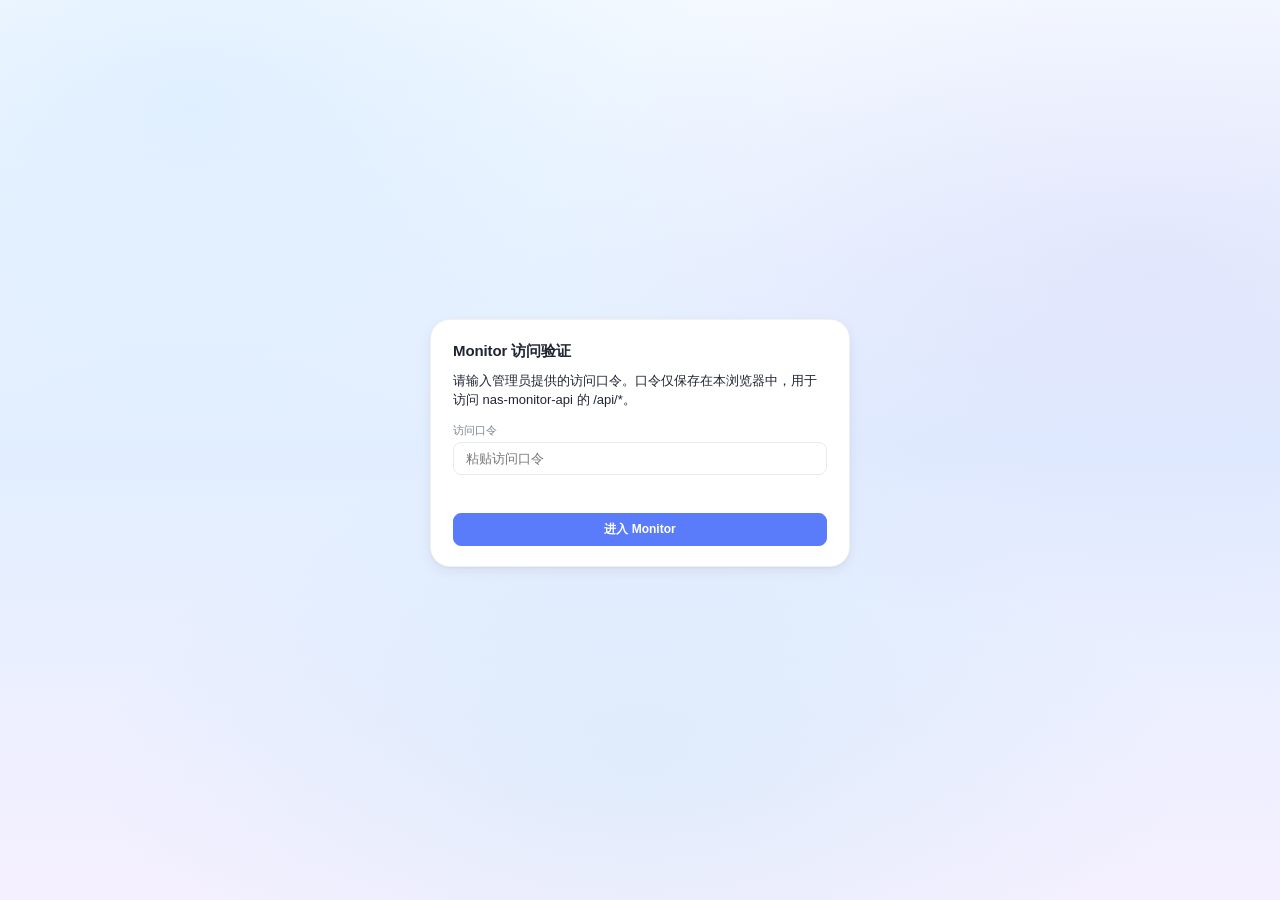
<file: backend/web/index.html>
<!DOCTYPE html>
<html lang="zh-CN" data-theme="light">
<head>
<meta charset="utf-8">
<meta name="viewport" content="width=device-width, initial-scale=1, viewport-fit=cover">
<meta name="theme-color" content="#5B7CFA">
<title>NAS Monitor</title>
<link rel="stylesheet" href="style.css">
<style>.hidden { display: none !important; }</style>
</head>
<body>

<!-- 访问口令门（与 App 首启门一致：口令只留本地） -->
<div id="auth" class="auth-shell hidden">
  <div class="card auth-card">
    <div class="card-title">Monitor 访问验证</div>
    <div class="caption muted mt-2">请输入管理员提供的访问口令。口令仅保存在本浏览器中，用于访问 nas-monitor-api 的 /api/*。</div>
    <div class="spacer-h"></div>
    <label class="field"><span>访问口令</span>
      <input type="password" id="authtoken" autocomplete="current-password" placeholder="粘贴访问口令">
    </label>
    <div id="autherr" class="tiny auth-error"></div>
    <div class="spacer-h"></div>
    <button class="btn primary auth-btn" id="authbtn">进入 Monitor</button>
  </div>
</div>

<!-- 主应用 -->
<div id="app" class="hidden">
  <div class="wrap">
    <div id="globalerr"></div>
    <div id="pagehead"></div>
    <div id="page"></div>
    <div id="extras"></div>
  </div>
  <nav id="nav" class="nav"></nav>
</div>

<div id="toast" class="toast"></div>
<script src="app.js"></script>
</body>
</html>
</file>
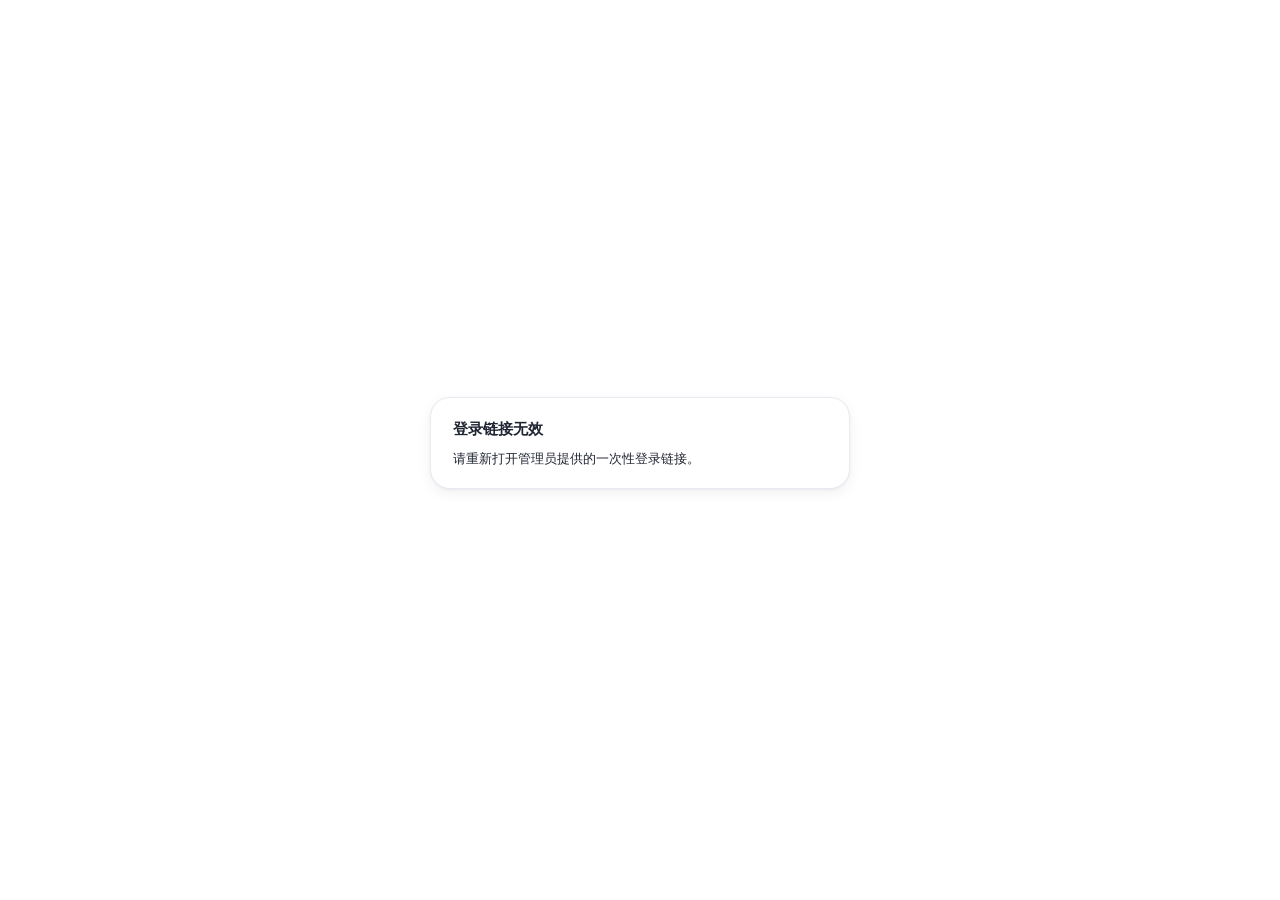
<file: backend/web/bootstrap.html>
<!DOCTYPE html>
<html lang="zh-CN">
<head>
<meta charset="utf-8">
<meta name="viewport" content="width=device-width, initial-scale=1, viewport-fit=cover">
<meta name="theme-color" content="#5B7CFA">
<title>NAS Monitor 登录</title>
<link rel="stylesheet" href="style.css">
</head>
<body>
<main class="auth-shell">
  <section class="card auth-card" id="state">
    <div class="card-title">正在登录 NAS Monitor…</div>
    <div class="caption muted" style="margin-top:8px">此页面只在本浏览器保存 Web 访问令牌，随后自动进入 Monitor。</div>
  </section>
</main>
<script>
(function () {
  "use strict";
  var raw = location.hash.slice(1);
  var params = new URLSearchParams(raw);
  var token = params.get("token") || "";
  var code = params.get("code") || "";
  var box = document.getElementById("state");
  function fail(message) {
    box.innerHTML = '<div class="card-title">登录链接无效</div><div class="caption muted" style="margin-top:8px">' + message + '</div>';
  }
  function finish(value) {
    if (!value || value.length < 24) { fail("请重新打开管理员提供的一次性登录链接。"); return; }
    localStorage.setItem("nas_monitor_token", value);
    // token/code 均只在 URL fragment 或 POST body 中传递，不写入地址栏、服务端访问日志或源码。
    location.replace("/");
  }
  // 向后兼容原有二维码（其中的 token 只存在 fragment）。
  if (token) { finish(token); return; }
  if (!code) { fail("请重新打开管理员提供的一次性登录链接。"); return; }
  fetch("/api/web-bootstrap", {
    method: "POST",
    headers: { "Content-Type": "application/json" },
    cache: "no-store",
    body: JSON.stringify({ code: code })
  }).then(function (response) {
    if (!response.ok) throw new Error("expired");
    return response.json();
  }).then(function (data) {
    finish((data || {}).token || "");
  }).catch(function () {
    fail("链接可能已使用或已过期；请让管理员生成新的登录链接。");
  });
})();
</script>
</body>
</html>
</file>
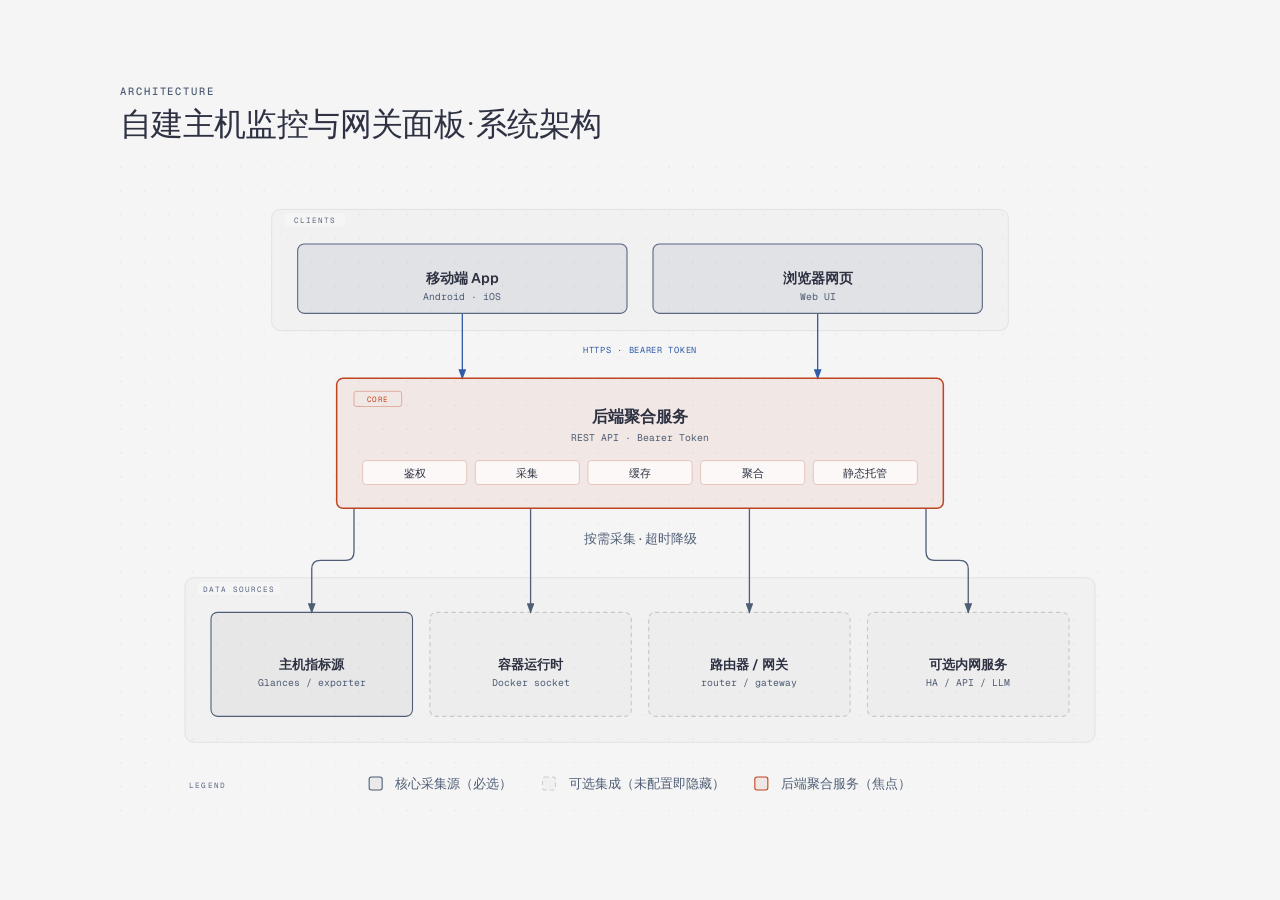
<file: docs/assets/架构图-需求规格.html>
<!DOCTYPE html>
<html lang="zh-CN">
<head>
  <meta charset="UTF-8">
  <meta name="viewport" content="width=device-width, initial-scale=1.0">
  <title>自建主机监控与网关面板 · 系统架构</title>
  <link href="https://fonts.googleapis.com/css2?family=Instrument+Serif:ital@0;1&family=Geist:wght@400;500;600&family=Geist+Mono:wght@400;500;600&family=Noto+Serif:ital@0;1&display=swap" rel="stylesheet">
  <style>
    *, *::before, *::after { box-sizing: border-box; margin: 0; padding: 0; }
    :root {
      --color-paper: #f5f5f5;
      --color-ink: #2d3142;
      --color-muted: #4f5d75;
      --color-accent: #bf4520;
      --font-sans: 'Geist', 'Noto Sans SC', 'PingFang SC', 'Microsoft YaHei', system-ui, sans-serif;
      --font-serif: 'Instrument Serif', 'Noto Serif', 'Noto Serif SC', serif;
      --font-mono: 'Geist Mono', ui-monospace, monospace;
    }
    body {
      font-family: var(--font-sans);
      background: var(--color-paper);
      color: var(--color-ink);
      min-height: 100vh;
      display: flex;
      align-items: center;
      justify-content: center;
      padding: 3rem 2rem;
    }
    .frame { max-width: 1040px; width: 100%; }
    .eyebrow {
      font-family: var(--font-mono);
      font-size: 0.66rem;
      font-weight: 500;
      letter-spacing: 0.18em;
      text-transform: uppercase;
      color: var(--color-muted);
      margin-bottom: 0.5rem;
    }
    h1 {
      font-family: var(--font-serif);
      font-size: clamp(1.5rem, 2.4vw + 0.75rem, 2rem);
      font-weight: 400;
      letter-spacing: -0.02em;
      line-height: 1.15;
      color: var(--color-ink);
      margin-bottom: 1.5rem;
    }
    .diagram-container { width: 100%; overflow-x: auto; }
    svg { width: 100%; min-width: 960px; display: block; }
  </style>
</head>
<body>
  <div class="frame">
    <p class="eyebrow">Architecture</p>
    <h1>自建主机监控与网关面板 &#183; 系统架构</h1>
    <div class="diagram-container">
    <svg viewBox="0 0 960 600" xmlns="http://www.w3.org/2000/svg" role="img" aria-labelledby="arch-title arch-desc">
      <title id="arch-title">自建主机监控与网关面板系统架构</title>
      <desc id="arch-desc">客户端经后端聚合服务访问主机指标源、容器运行时、路由器与可选内网服务；后端负责鉴权、采集、缓存与聚合，可选上游未配置时自动隐藏、失败时降级不影响整体。</desc>
      <defs>
        <pattern id="dots" width="22" height="22" patternUnits="userSpaceOnUse">
          <circle cx="1" cy="1" r="0.9" fill="rgba(45,49,66,0.10)"/>
        </pattern>
        <marker id="arrow" markerWidth="8" markerHeight="6" refX="7" refY="3" orient="auto">
          <polygon points="0 0, 8 3, 0 6" fill="#4f5d75"/>
        </marker>
        <marker id="arrow-link" markerWidth="8" markerHeight="6" refX="7" refY="3" orient="auto">
          <polygon points="0 0, 8 3, 0 6" fill="#2e5aa8"/>
        </marker>
      </defs>

      <rect width="100%" height="100%" fill="#f5f5f5"/>
      <rect width="100%" height="100%" fill="url(#dots)" opacity="0.55"/>

      <!-- Zone: CLIENTS -->
      <rect x="140" y="40" width="680" height="112" rx="8" fill="rgba(45,49,66,0.02)" stroke="rgba(45,49,66,0.10)" stroke-width="0.8"/>
      <rect x="152" y="44" width="56" height="12" rx="2" fill="#f5f5f5"/>
      <text x="180" y="53" fill="#5a6580" font-size="7" font-family="'Geist Mono', ui-monospace, monospace" text-anchor="middle" letter-spacing="0.14em">CLIENTS</text>

      <!-- Zone: DATA SOURCES -->
      <rect x="60" y="380" width="840" height="152" rx="8" fill="rgba(45,49,66,0.02)" stroke="rgba(45,49,66,0.10)" stroke-width="0.8"/>
      <rect x="72" y="384" width="76" height="12" rx="2" fill="#f5f5f5"/>
      <text x="110" y="393" fill="#5a6580" font-size="7" font-family="'Geist Mono', ui-monospace, monospace" text-anchor="middle" letter-spacing="0.14em">DATA SOURCES</text>

      <!-- Arrows (behind nodes) -->
      <line x1="316" y1="136" x2="316" y2="196" stroke="#2e5aa8" stroke-width="1.2" marker-end="url(#arrow-link)"/>
      <line x1="644" y1="136" x2="644" y2="196" stroke="#2e5aa8" stroke-width="1.2" marker-end="url(#arrow-link)"/>
      <path d="M 216,316 V 356 Q 216,364 208,364 H 185 Q 177,364 177,372 V 412" fill="none" stroke="#4f5d75" stroke-width="1.2" marker-end="url(#arrow)"/>
      <line x1="379" y1="316" x2="379" y2="412" stroke="#4f5d75" stroke-width="1.2" marker-end="url(#arrow)"/>
      <line x1="581" y1="316" x2="581" y2="412" stroke="#4f5d75" stroke-width="1.2" marker-end="url(#arrow)"/>
      <path d="M 744,316 V 356 Q 744,364 752,364 H 775 Q 783,364 783,372 V 412" fill="none" stroke="#4f5d75" stroke-width="1.2" marker-end="url(#arrow)"/>
      <!-- Arrow labels -->
      <rect x="416" y="164" width="128" height="12" rx="2" fill="#f5f5f5"/>
      <text x="480" y="173" fill="#2e5aa8" font-size="8" font-family="'Geist Mono', ui-monospace, monospace" text-anchor="middle" letter-spacing="0.08em">HTTPS &#183; BEARER TOKEN</text>
      <rect x="414" y="336" width="132" height="16" rx="2" fill="#f5f5f5"/>
      <text x="480" y="348" fill="#4f5d75" font-size="12" font-weight="500" font-family="'Geist', 'Noto Sans SC', 'PingFang SC', 'Microsoft YaHei', system-ui, sans-serif" text-anchor="middle">按需采集 &#183; 超时降级</text>
      <!-- Nodes -->
        <rect x="164" y="72" width="304" height="64" rx="6" fill="rgba(79,93,117,0.10)" stroke="#5a6580" stroke-width="1"/>
        <text x="316" y="108" fill="#2d3142" font-size="13" font-weight="600" font-family="'Geist', 'Noto Sans SC', 'PingFang SC', 'Microsoft YaHei', system-ui, sans-serif" text-anchor="middle">移动端 App</text>
        <text x="316" y="124" fill="#4f5d75" font-size="9" font-family="'Geist Mono', ui-monospace, monospace" text-anchor="middle">Android &#183; iOS</text>
        <rect x="492" y="72" width="304" height="64" rx="6" fill="rgba(79,93,117,0.10)" stroke="#5a6580" stroke-width="1"/>
        <text x="644" y="108" fill="#2d3142" font-size="13" font-weight="600" font-family="'Geist', 'Noto Sans SC', 'PingFang SC', 'Microsoft YaHei', system-ui, sans-serif" text-anchor="middle">浏览器网页</text>
        <text x="644" y="124" fill="#4f5d75" font-size="9" font-family="'Geist Mono', ui-monospace, monospace" text-anchor="middle">Web UI</text>
        <rect x="200" y="196" width="560" height="120" rx="6" fill="rgba(191,69,32,0.08)" stroke="#bf4520" stroke-width="1.4"/>
        <rect x="216" y="208" width="44" height="14" rx="2" fill="transparent" stroke="rgba(191,69,32,0.40)" stroke-width="0.8"/>
        <text x="238" y="218" fill="#bf4520" font-size="7" font-family="'Geist Mono', ui-monospace, monospace" text-anchor="middle" letter-spacing="0.08em">CORE</text>
        <text x="480" y="236" fill="#2d3142" font-size="15" font-weight="600" font-family="'Geist', 'Noto Sans SC', 'PingFang SC', 'Microsoft YaHei', system-ui, sans-serif" text-anchor="middle">后端聚合服务</text>
        <text x="480" y="254" fill="#4f5d75" font-size="9" font-family="'Geist Mono', ui-monospace, monospace" text-anchor="middle">REST API &#183; Bearer Token</text>
        <rect x="224" y="272" width="96" height="22" rx="3" fill="rgba(255,255,255,0.70)" stroke="rgba(191,69,32,0.28)" stroke-width="0.8"/>
        <text x="272" y="287" fill="#2d3142" font-size="10" font-weight="500" font-family="'Geist', 'Noto Sans SC', 'PingFang SC', 'Microsoft YaHei', system-ui, sans-serif" text-anchor="middle">鉴权</text>
        <rect x="328" y="272" width="96" height="22" rx="3" fill="rgba(255,255,255,0.70)" stroke="rgba(191,69,32,0.28)" stroke-width="0.8"/>
        <text x="376" y="287" fill="#2d3142" font-size="10" font-weight="500" font-family="'Geist', 'Noto Sans SC', 'PingFang SC', 'Microsoft YaHei', system-ui, sans-serif" text-anchor="middle">采集</text>
        <rect x="432" y="272" width="96" height="22" rx="3" fill="rgba(255,255,255,0.70)" stroke="rgba(191,69,32,0.28)" stroke-width="0.8"/>
        <text x="480" y="287" fill="#2d3142" font-size="10" font-weight="500" font-family="'Geist', 'Noto Sans SC', 'PingFang SC', 'Microsoft YaHei', system-ui, sans-serif" text-anchor="middle">缓存</text>
        <rect x="536" y="272" width="96" height="22" rx="3" fill="rgba(255,255,255,0.70)" stroke="rgba(191,69,32,0.28)" stroke-width="0.8"/>
        <text x="584" y="287" fill="#2d3142" font-size="10" font-weight="500" font-family="'Geist', 'Noto Sans SC', 'PingFang SC', 'Microsoft YaHei', system-ui, sans-serif" text-anchor="middle">聚合</text>
        <rect x="640" y="272" width="96" height="22" rx="3" fill="rgba(255,255,255,0.70)" stroke="rgba(191,69,32,0.28)" stroke-width="0.8"/>
        <text x="688" y="287" fill="#2d3142" font-size="10" font-weight="500" font-family="'Geist', 'Noto Sans SC', 'PingFang SC', 'Microsoft YaHei', system-ui, sans-serif" text-anchor="middle">静态托管</text>
        <rect x="84" y="412" width="186" height="96" rx="6" fill="rgba(45,49,66,0.05)" stroke="#4f5d75" stroke-width="1"/>
        <text x="177" y="464" fill="#2d3142" font-size="12" font-weight="600" font-family="'Geist', 'Noto Sans SC', 'PingFang SC', 'Microsoft YaHei', system-ui, sans-serif" text-anchor="middle">主机指标源</text>
        <text x="177" y="480" fill="#4f5d75" font-size="9" font-family="'Geist Mono', ui-monospace, monospace" text-anchor="middle">Glances / exporter</text>
        <rect x="286" y="412" width="186" height="96" rx="6" fill="rgba(45,49,66,0.02)" stroke="rgba(45,49,66,0.20)" stroke-width="1" stroke-dasharray="4,3"/>
        <text x="379" y="464" fill="#2d3142" font-size="12" font-weight="600" font-family="'Geist', 'Noto Sans SC', 'PingFang SC', 'Microsoft YaHei', system-ui, sans-serif" text-anchor="middle">容器运行时</text>
        <text x="379" y="480" fill="#4f5d75" font-size="9" font-family="'Geist Mono', ui-monospace, monospace" text-anchor="middle">Docker socket</text>
        <rect x="488" y="412" width="186" height="96" rx="6" fill="rgba(45,49,66,0.02)" stroke="rgba(45,49,66,0.20)" stroke-width="1" stroke-dasharray="4,3"/>
        <text x="581" y="464" fill="#2d3142" font-size="12" font-weight="600" font-family="'Geist', 'Noto Sans SC', 'PingFang SC', 'Microsoft YaHei', system-ui, sans-serif" text-anchor="middle">路由器 / 网关</text>
        <text x="581" y="480" fill="#4f5d75" font-size="9" font-family="'Geist Mono', ui-monospace, monospace" text-anchor="middle">router / gateway</text>
        <rect x="690" y="412" width="186" height="96" rx="6" fill="rgba(45,49,66,0.02)" stroke="rgba(45,49,66,0.20)" stroke-width="1" stroke-dasharray="4,3"/>
        <text x="783" y="464" fill="#2d3142" font-size="12" font-weight="600" font-family="'Geist', 'Noto Sans SC', 'PingFang SC', 'Microsoft YaHei', system-ui, sans-serif" text-anchor="middle">可选内网服务</text>
        <text x="783" y="480" fill="#4f5d75" font-size="9" font-family="'Geist Mono', ui-monospace, monospace" text-anchor="middle">HA / API / LLM</text>
      <!-- Legend strip (bottom 60px) -->
      <text x="64" y="574" fill="#5a6580" font-size="7" font-family="'Geist Mono', ui-monospace, monospace" letter-spacing="0.14em">LEGEND</text>
      <rect x="230" y="564" width="12" height="12" rx="2" fill="rgba(45,49,66,0.05)" stroke="#4f5d75" stroke-width="1"/>
      <text x="254" y="574" fill="#4f5d75" font-size="12" font-weight="500" font-family="'Geist', 'Noto Sans SC', 'PingFang SC', 'Microsoft YaHei', system-ui, sans-serif">核心采集源（必选）</text>
      <rect x="390" y="564" width="12" height="12" rx="2" fill="rgba(45,49,66,0.02)" stroke="rgba(45,49,66,0.20)" stroke-width="1" stroke-dasharray="4,3"/>
      <text x="414" y="574" fill="#4f5d75" font-size="12" font-weight="500" font-family="'Geist', 'Noto Sans SC', 'PingFang SC', 'Microsoft YaHei', system-ui, sans-serif">可选集成（未配置即隐藏）</text>
      <rect x="586" y="564" width="12" height="12" rx="2" fill="rgba(191,69,32,0.08)" stroke="#bf4520" stroke-width="1"/>
      <text x="610" y="574" fill="#4f5d75" font-size="12" font-weight="500" font-family="'Geist', 'Noto Sans SC', 'PingFang SC', 'Microsoft YaHei', system-ui, sans-serif">后端聚合服务（焦点）</text>
    </svg>
    </div>
  </div>
</body>
</html>
</file>
<file: backend/web/style.css>
/* ============================================================
   NAS Monitor — style.css
   浅色运维风（#5B7CFA）基线 + 桌面端 Apple 风格增强
   ============================================================ */

:root {
  --app-bg: #F5F6FA;
  --card: #FFFFFF;
  --tint: #F0F2FA;
  --ink: #202532;
  --muted: #7B8494;
  --subtle: #B7BECC;
  --track: #E7EAF1;
  --accent: #5B7CFA;
  --accent-soft: #E9EEFF;
  --green: #31B77A;
  --green-soft: #E5F7EF;
  --amber: #F0B84B;
  --amber-soft: #FFF4D9;
  --red: #E96868;
  --red-soft: #FFE8E8;
  --purple: #8B78E6;
  --shadow: 0 1px 3px rgba(18, 25, 45, .06), 0 6px 18px rgba(18, 25, 45, .05);
  --radius: 18px;
  --radius-lg: 20px;
  --radius-sm: 10px;
  --nav-w: 236px;
  --font-ui: -apple-system, BlinkMacSystemFont, "SF Pro Text", "SF Pro Display",
    "Segoe UI", "PingFang SC", "Hiragino Sans GB", "Microsoft YaHei",
    "Noto Sans CJK SC", sans-serif;
  --font-mono: ui-monospace, "SF Mono", SFMono-Regular, Menlo, Consolas, monospace;
}
[data-theme="dark"] {
  --app-bg: #11151D;
  --card: #1B2230;
  --tint: #242C3A;
  --ink: #F1F5F9;
  --muted: #AAB6C8;
  --subtle: #718096;
  --track: #354052;
  --green-soft: #18392D;
  --amber-soft: #3A2F16;
  --red-soft: #3C2025;
  --shadow: 0 1px 3px rgba(0, 0, 0, .35), 0 8px 22px rgba(0, 0, 0, .28);
}
[data-theme="purple"] {
  --app-bg: #28243D;
  --card: #312D4B;
  --tint: #3D3759;
  --ink: #E7E3FC;
  --muted: #B6BEE3;
  --subtle: #7983BB;
  --track: #4A5072;
  --green-soft: #234034;
  --amber-soft: #43391C;
  --red-soft: #45222A;
  --shadow: 0 1px 3px rgba(0, 0, 0, .3), 0 8px 22px rgba(0, 0, 0, .25);
}
[data-theme="aurora"] {
  --app-bg: #020B0D;
  --card: #0D1F22;
  --tint: #12282C;
  --ink: #D4F0E8;
  --muted: #7BAFA3;
  --subtle: #4A7A6E;
  --track: #1A3A38;
  --green: #2ECC71;
  --green-soft: #0D3320;
  --amber: #F0B84B;
  --amber-soft: #3A2F16;
  --red: #E96868;
  --red-soft: #3C2025;
  --shadow: 0 1px 3px rgba(0,0,0,.4), 0 8px 22px rgba(0,0,0,.35);
}
[data-theme="sunset"] {
  --app-bg: #FFF8F0;
  --card: #FFFFFF;
  --tint: #FFF0E0;
  --ink: #2D1B12;
  --muted: #8B6B5A;
  --subtle: #B89B8A;
  --track: #F0DCC8;
  --accent: #E8875A;
  --accent-soft: #FFE8D6;
  --green: #27A644;
  --green-soft: #E5F7EF;
  --amber: #D4880F;
  --amber-soft: #FFF4D9;
  --red: #CF4444;
  --red-soft: #FFE8E8;
  --shadow: 0 1px 3px rgba(45,27,18,.06), 0 8px 22px rgba(45,27,18,.05);
}

* { box-sizing: border-box; -webkit-tap-highlight-color: transparent; }
html, body {
  margin: 0; padding: 0;
  color: var(--ink);
  font-family: var(--font-ui);
  font-size: 14px;
  -webkit-font-smoothing: antialiased;
  -moz-osx-font-smoothing: grayscale;
}
body {
  min-height: 100vh;
  transition: background 0.4s ease;
}

/* ── 浅色：淡蓝紫光晕 ── */
html[data-theme="light"] body {
  background:
    radial-gradient(ellipse 65% 55% at 15% 10%, rgba(180,217,255,.28) 0%, transparent 70%),
    radial-gradient(ellipse 70% 60% at 90% 30%, rgba(201,184,244,.22) 0%, transparent 70%),
    radial-gradient(ellipse 60% 50% at 50% 85%, rgba(139,215,232,.16) 0%, transparent 70%),
    linear-gradient(180deg, #F5FAFF 0%, #E1EEFF 50%, #F5F0FF 100%);
}

/* ── 深色：深蓝紫光晕 ── */
html[data-theme="dark"] body {
  background:
    radial-gradient(ellipse 78% 70% at 14% 16%, rgba(49,90,171,.30) 0%, transparent 70%),
    radial-gradient(ellipse 76% 68% at 92% 72%, rgba(107,63,157,.20) 0%, transparent 70%),
    radial-gradient(ellipse 70% 62% at 50% 45%, rgba(74,121,200,.10) 0%, transparent 70%),
    linear-gradient(180deg, #090F19 0%, #121D31 50%, #080C14 100%);
}

/* ── 紫夜：紫光晕 + 星点 ── */
html[data-theme="purple"] body {
  background:
    radial-gradient(ellipse 67% 58% at 80% 13%, rgba(176,108,255,.20) 0%, transparent 70%),
    radial-gradient(ellipse 72% 64% at 12% 67%, rgba(79,134,255,.14) 0%, transparent 70%),
    radial-gradient(2.2px 2.2px at 15% 25%, rgba(255,255,255,.42) 50%, transparent 50%),
    radial-gradient(1.1px 1.1px at 35% 60%, rgba(255,255,255,.18) 50%, transparent 50%),
    radial-gradient(2.2px 2.2px at 55% 15%, rgba(255,255,255,.38) 50%, transparent 50%),
    radial-gradient(1.1px 1.1px at 75% 45%, rgba(255,255,255,.20) 50%, transparent 50%),
    radial-gradient(2.2px 2.2px at 85% 70%, rgba(255,255,255,.35) 50%, transparent 50%),
    radial-gradient(1.1px 1.1px at 25% 80%, rgba(255,255,255,.16) 50%, transparent 50%),
    linear-gradient(180deg, #151126 0%, #26183D 50%, #100E20 100%);
}

/* ── 极光：深墨绿底 + 顶部青绿极光带 ── */
html[data-theme="aurora"] body {
  background:
    radial-gradient(ellipse 90% 52% at 50% 6%, rgba(36,216,178,.16) 0%, transparent 70%),
    radial-gradient(ellipse 46% 40% at 30% 18%, rgba(57,224,188,.28) 0%, transparent 70%),
    radial-gradient(ellipse 52% 44% at 62% 28%, rgba(78,140,255,.20) 0%, transparent 70%),
    radial-gradient(ellipse 40% 36% at 80% 42%, rgba(154,107,255,.13) 0%, transparent 70%),
    linear-gradient(180deg, transparent 72%, rgba(2,9,11,.55) 100%),
    linear-gradient(180deg, #020B0D 0%, #06181B 50%, #041013 100%);
}

/* ── 日落：暖米白底 + 暖橘太阳 ── */
html[data-theme="sunset"] body {
  background:
    radial-gradient(ellipse 62% 55% at 78% 18%, rgba(255,178,95,.48) 0%, rgba(255,178,95,.08) 50%, transparent 70%),
    radial-gradient(ellipse 62% 55% at 78% 18%, rgba(255,177,91,.55) 0%, transparent 70%),
    radial-gradient(ellipse 70% 60% at 15% 60%, rgba(255,160,108,.16) 0%, transparent 70%),
    radial-gradient(ellipse 65% 55% at 85% 85%, rgba(245,138,184,.12) 0%, transparent 70%),
    linear-gradient(180deg, #FFF8F0 0%, #FFE9D8 50%, #FFF4EA 100%);
}
body { padding-bottom: 92px; }

/* ── 间距工具类 ── */
.mt-1 { margin-top: 4px; }
.mt-2 { margin-top: 8px; }
.mt-3 { margin-top: 12px; }
.mt-4 { margin-top: 16px; }
.mb-1 { margin-bottom: 4px; }
.mb-2 { margin-bottom: 8px; }
.mb-3 { margin-bottom: 12px; }
.mb-4 { margin-bottom: 16px; }
.ml-2 { margin-left: 8px; }
.mr-2 { margin-right: 8px; }
.gap-1 { gap: 4px; }
.gap-2 { gap: 8px; }
.gap-3 { gap: 12px; }
.row { display: flex; align-items: center; }
.row.between { justify-content: space-between; }
.grow { flex: 1 1 auto; min-width: 0; }
.spacer-h { height: 12px; }

/* ── 认证页语义类 ── */
.auth-error { color: var(--red); min-height: 16px; }
.auth-btn { width: 100%; }

/* ── 图标徽章 ── */
.icon-badge {
  width: 36px; height: 36px; border-radius: 10px;
  background: var(--accent-soft); color: var(--accent);
  display: flex; align-items: center; justify-content: center;
  flex-shrink: 0;
}

/* ── 文字颜色语义类 ── */
.accent-text { color: var(--accent); }
.green-text { color: var(--green); }
.amber-text { color: var(--amber); }
.red-text { color: var(--red); }

/* ── 字重 ── */
.font-medium { font-weight: 500; }
.font-semibold { font-weight: 600; }
.font-bold { font-weight: 700; }

/* ── 字号 ── */
.text-xs { font-size: 12px; }
.text-body { font-size: 14px; }
.text-lg { font-size: 15px; }

/* ── flex-wrap ── */
.wrap-flex { flex-wrap: wrap; }

/* ── 分隔线 ── */
.divider-pt { border-top: 1px solid var(--track); padding-top: 10px; }
.divider-pt-3 { border-top: 1px solid var(--track); padding-top: 12px; }

/* ── 点击 ── */
.clickable { cursor: pointer; }

/* ── 最大宽度 ── */
.max-w-280 { max-width: 280px; }

/* ── bar 高度变体 ── */
.bar-sm { height: 6px; }
.bar-xs { height: 5px; }
.bar-2xs { height: 4px; }

/* ── 答案文本 ── */
.answer-text { white-space: pre-wrap; line-height: 1.65; }

/* ── pipio 图表容器 ── */
.pipio-usage-chart { width: 100%; overflow: hidden; }

/* ── 自动网格 ── */
.grid-auto { grid-template-columns: repeat(auto-fit, minmax(160px, 1fr)); }

/* ── bar 高度补充 ── */
.bar-tall { height: 8px; }

/* ── 翻页控件 ── */
.row.between.mt-3 { border-top: 1px solid var(--track); padding-top: 10px; }

/* ── 卡片拖拽 ── */
#page > .card[draggable] { cursor: grab; }
#page > .card[draggable]:active { cursor: grabbing; }
#page > .card[draggable]:hover { border-color: var(--accent); }

/* ── 下拉选择 ── */
.policy-ch-select { width: 100%; padding: 8px 10px; border: 1px solid var(--track); border-radius: var(--radius-sm); background: var(--card); color: var(--ink); font-size: 14px; font-family: var(--font-ui); }
.policy-ch-select:focus { outline: none; border-color: var(--accent); }

/* ── 动态背景软色 ── */
.bg-red-soft { background: var(--red-soft); border: none; }
.bg-amber-soft { background: var(--amber-soft); border: none; }
.bg-green-soft { background: var(--green-soft); border: none; }

/* ── 告警摘要卡 ── */
.alert-summary { border: none; }

/* ── 右对齐 ── */
.ml-auto { margin-left: auto; }

/* ── 工具页磁贴 ── */
.tool-tile-title { margin-top: 10px; font-size: 14px; font-weight: 600; }
.tool-tile-sub { margin-top: 2px; }

/* ── 卡片 ─────────────────────────────────────────────── */
.card {
  background: var(--card);
  border-radius: var(--radius);
  box-shadow: var(--shadow-card, var(--shadow));
  padding: 14px;
  margin-bottom: 12px;
  border: 1px solid transparent;
}
[data-theme="light"] .card { border-color: rgba(18, 25, 45, .04); }
.card.tight { padding: 10px; }
.card.click { cursor: pointer; }
.card.click:hover { border-color: var(--accent); }
.card-title { font-size: 17px; font-weight: 600; }
.grid { display: grid; gap: 10px; }
.host-grid { grid-template-columns: repeat(auto-fit, minmax(300px, 1fr)); }
.tile-grid { display: grid; grid-template-columns: repeat(3, 1fr); gap: 8px; }

/* ── 指标瓦片 ─────────────────────────────────────────── */
.tile {
  border-radius: 12px;
  padding: 10px;
  background: var(--tint);
  min-width: 0;
}
.tile .v { font-size: 17px; font-weight: 700; }
.tile .k { font-size: 10px; color: var(--muted); }
.tile .net { font-size: 11px; font-weight: 600; white-space: nowrap; overflow: hidden; text-overflow: ellipsis; }

/* ── 进度条 ───────────────────────────────────────────── */
.bar { height: 4px; border-radius: 4px; background: var(--track); overflow: hidden; margin-top: 7px; }
.bar > i { display: block; height: 100%; border-radius: 4px; }
.bar.tall { height: 8px; }

/* ── 状态徽章 ─────────────────────────────────────────── */
.pill {
  display: inline-flex; align-items: center; gap: 4px;
  border-radius: 20px; padding: 3px 10px;
  font-size: 11px; font-weight: 600;
}
.pill.on { background: var(--green-soft); color: var(--green); }
.pill.warn { background: var(--amber-soft); color: #B98A20; }
.pill.off { background: var(--red-soft); color: var(--red); }
.pill.neutral { background: var(--tint); color: var(--muted); }
.dot { width: 9px; height: 9px; border-radius: 50%; display: inline-block; }
.dot.g { background: var(--green); }
.dot.a { background: var(--amber); }
.dot.r { background: var(--red); }

/* ── 按钮 ─────────────────────────────────────────────── */
.btn {
  border: 1px solid var(--track);
  background: var(--card);
  color: var(--ink);
  border-radius: var(--radius-sm);
  padding: 7px 12px;
  font-size: 12px;
  font-weight: 600;
  cursor: pointer;
  font-family: inherit;
  transition: background .16s, border-color .16s, color .16s;
}
.btn:hover { border-color: var(--accent); color: var(--accent); }
.btn.primary { background: var(--accent); border-color: var(--accent); color: #fff; }
.btn.primary:hover { filter: brightness(1.06); color: #fff; }
.btn.small { padding: 4px 9px; font-size: 11px; }
.btn:disabled { opacity: .5; cursor: default; }
.btn.danger:hover { border-color: var(--red); color: var(--red); }

input[type="text"], input[type="password"], select, textarea {
  width: 100%;
  border: 1px solid var(--track);
  background: var(--card);
  color: var(--ink);
  border-radius: var(--radius-sm);
  padding: 8px 10px;
  font-size: 13px;
  font-family: inherit;
}
textarea { resize: vertical; min-height: 62px; }
label.field { display: block; margin-bottom: 10px; }
label.field > span { display: block; font-size: 11px; color: var(--muted); margin-bottom: 4px; }

/* ── Tabs ─────────────────────────────────────────────── */
.tabs {
  display: flex; gap: 4px; background: var(--tint);
  border-radius: 18px; padding: 4px; margin-bottom: 12px;
  overflow-x: auto; scrollbar-width: none;
}
.tabs::-webkit-scrollbar { display: none; }
.tabs > button {
  flex: 1 0 auto; min-width: 76px;
  border: none; background: transparent; color: var(--muted);
  border-radius: 14px; padding: 7px 12px; height: 32px;
  font-size: 13px; font-weight: 500; cursor: pointer;
  font-family: inherit;
  transition: background .2s, color .2s;
}
.tabs > button.active { background: var(--accent-soft); color: var(--accent); font-weight: 600; }

/* ── 底部导航（移动端） ────────────────────────────────── */
.nav {
  position: fixed; left: 0; right: 0; bottom: 10px; z-index: 40;
  display: flex; justify-content: center;
  pointer-events: none;
}
.nav-inner {
  pointer-events: auto;
  display: flex; gap: 2px;
  background: var(--card);
  border-radius: 22px;
  box-shadow: 0 10px 30px rgba(18, 25, 45, .18);
  padding: 5px 6px;
  max-width: 1180px;
  margin: 0 14px;
  width: calc(100% - 28px);
  border: 1px solid var(--track);
}
.nav-inner > a {
  flex: 1 1 0; min-width: 0;
  display: flex; flex-direction: column; align-items: center; justify-content: center;
  gap: 2px; height: 50px; border-radius: 15px;
  color: var(--muted); font-size: 10px; font-weight: 500;
  transition: background .2s, color .2s, transform .12s;
}
.nav-inner > a.active { background: var(--accent-soft); color: var(--accent); font-weight: 600; }
.nav-inner > a:active { transform: scale(.94); }
.nav-inner svg { width: 17px; height: 17px; }

/* ── 键值对 ───────────────────────────────────────────── */
.kv { display: grid; grid-template-columns: repeat(auto-fit, minmax(210px, 1fr)); gap: 8px; }
.kv-item {
  display: flex; justify-content: space-between; gap: 10px;
  background: var(--tint); border-radius: var(--radius-sm); padding: 8px 10px;
  font-size: 12px;
}
.kv-item > span:first-child { color: var(--muted); flex: 0 1 auto; }
.kv-item > span:last-child { font-weight: 600; text-align: right; overflow-wrap: anywhere; }

/* ── 列表行 ───────────────────────────────────────────── */
.list-row {
  display: flex; align-items: center; gap: 10px;
  padding: 9px 0; border-bottom: 1px solid var(--track);
}
.list-row:last-child { border-bottom: none; }

/* ── 筛选 chip ────────────────────────────────────────── */
.chip {
  border: 1px solid var(--track); border-radius: var(--radius-sm); padding: 4px 9px;
  font-size: 11px; background: transparent; color: var(--muted); cursor: pointer;
  font-family: inherit;
}
.chip.active { border-color: var(--accent); background: var(--accent-soft); color: var(--accent); font-weight: 600; }

/* ── 数据表格 ─────────────────────────────────────────── */
table { width: 100%; border-collapse: collapse; font-size: 12px; }
th, td { text-align: left; padding: 7px 8px; border-bottom: 1px solid var(--track); }
th { color: var(--muted); font-weight: 600; font-size: 11px; white-space: nowrap; }
td.num, th.num { text-align: right; font-variant-numeric: tabular-nums; }
.scroll-x { overflow-x: auto; }
.scroll-x::-webkit-scrollbar { height: 6px; }
.scroll-x::-webkit-scrollbar-thumb { background: var(--track); border-radius: 6px; }

/* ── 日志终端 ─────────────────────────────────────────── */
.log {
  background: #0E1520; color: #D7E2F2; border-radius: 12px;
  padding: 12px; font-family: var(--font-mono);
  font-size: 11.5px; line-height: 1.55; white-space: pre-wrap;
  overflow-wrap: anywhere; max-height: 460px; overflow-y: auto; margin: 0;
}

/* ── 告警行 ───────────────────────────────────────────── */
.alert-row { display: flex; gap: 10px; align-items: flex-start; }
.alert-dot { width: 10px; height: 10px; border-radius: 5px; margin-top: 5px; flex: 0 0 auto; }

/* ── 仪表盘 ───────────────────────────────────────────── */
.gauge { display: flex; flex-direction: column; align-items: center; gap: 3px; }
.gauge svg { width: 52px; height: 52px; }
.gauge .gv { font-size: 13px; font-weight: 700; }

.spark { width: 100%; height: 96px; display: block; }
.legend { display: flex; gap: 14px; flex-wrap: wrap; font-size: 11px; color: var(--muted); margin-top: 6px; }
.legend i { width: 10px; height: 3px; border-radius: 2px; display: inline-block; vertical-align: middle; margin-right: 4px; }

/* ── 登录门 ───────────────────────────────────────────── */
.auth-shell {
  min-height: 100vh; display: flex; align-items: center; justify-content: center;
  padding: 24px;
}
.auth-card { width: 100%; max-width: 420px; }

/* ── 提示条 ───────────────────────────────────────────── */
.err { background: var(--red-soft); color: var(--red); border-radius: 14px; padding: 12px 14px; font-size: 13px; margin-bottom: 12px; }
.warnbox { background: var(--amber-soft); color: #9A7315; border-radius: 14px; padding: 12px 14px; font-size: 13px; margin-bottom: 12px; }
.okbox { background: var(--green-soft); color: var(--green); border-radius: 14px; padding: 12px 14px; font-size: 13px; margin-bottom: 12px; }
[data-theme="dark"] .warnbox { color: var(--amber); }

/* ── 空状态 ───────────────────────────────────────────── */
.empty {
  display: flex; flex-direction: column; align-items: center; gap: 6px;
  padding: 26px; color: var(--muted); text-align: center;
}
.empty .big { font-size: 34px; }

/* ── Toast ────────────────────────────────────────────── */
.toast {
  position: fixed; left: 50%; bottom: 90px; transform: translateX(-50%);
  background: var(--ink); color: var(--app-bg);
  padding: 9px 16px; border-radius: 12px; font-size: 12.5px; font-weight: 600;
  z-index: 90; opacity: 0; transition: opacity .2s, transform .2s; pointer-events: none;
}
.toast.show { opacity: .96; transform: translateX(-50%) translateY(-6px); }

/* ── 加载动画 ─────────────────────────────────────────── */
.spinner {
  width: 15px; height: 15px; border-radius: 50%;
  border: 2px solid var(--track); border-top-color: var(--accent);
  display: inline-block; animation: spin .8s linear infinite;
  vertical-align: -2px;
}
@keyframes spin { to { transform: rotate(360deg); } }

.footer-note { text-align: center; font-size: 11px; color: var(--subtle); padding: 10px 0 4px; }


/* ════════════════════════════════════════════════════════
   ≤560px —— 手机端基线（保持不变）
   ════════════════════════════════════════════════════════ */
@media (max-width: 560px) {
  .page-title { font-size: 22px; }
  .tile-grid { gap: 6px; }
  .tile { padding: 8px; }
  .tile .v { font-size: 15px; }
  .card { padding: 12px; border-radius: 16px; }
}


/* ════════════════════════════════════════════════════════
   ≥900px —— 桌面端 Apple 风格运维面板
   ════════════════════════════════════════════════════════ */
@media (min-width: 900px) {

  /* ── 桌面端沿用 Android 语义 token，不再另起 Apple 灰阶体系 ── */
  :root {
    --app-bg: #F5F6FA; --card: #FFFFFF; --tint: #F0F2FA;
    --ink: #202532; --muted: #7B8494; --subtle: #B7BECC;
    --track: #E7EAF1; --radius: 18px; --radius-lg: 20px; --radius-sm: 10px;
  }
  [data-theme="dark"] { --app-bg:#11151D; --card:#1B2230; --tint:#242C3A; --ink:#F1F5F9; --muted:#AAB6C8; --subtle:#718096; --track:#354052; }
  [data-theme="purple"] { --app-bg:#28243D; --card:#312D4B; --tint:#3D3759; --ink:#E7E3FC; --muted:#B6BEE3; --subtle:#7983BB; --track:#4A5072; }
  [data-theme="aurora"] { --app-bg:#020B0D; --card:#0D1F22; --tint:#12282C; --ink:#D4F0E8; --muted:#7BAFA3; --subtle:#4A7A6E; --track:#1A3A38; }
  [data-theme="sunset"] { --app-bg:#FFF8F0; --card:#FFFFFF; --tint:#FFF0E0; --ink:#2D1B12; --muted:#8B6B5A; --subtle:#B89B8A; --track:#F0DCC8; }

  /* ── 桌面端阴影分层（沿用全局阴影基调，微调层次） ── */
  :root {
    --shadow-card: 0 1px 2px rgba(18,25,45,.05), 0 4px 14px rgba(18,25,45,.06);
    --shadow-nav: 0 1px 0 rgba(18,25,45,.07);
    --shadow-float: 0 4px 22px rgba(18,25,45,.12);
  }
  [data-theme="dark"] {
    --shadow-card: 0 1px 2px rgba(0,0,0,.28), 0 4px 14px rgba(0,0,0,.24);
    --shadow-nav: 0 1px 0 rgba(255,255,255,.06);
    --shadow-float: 0 4px 22px rgba(0,0,0,.38);
  }
  [data-theme="purple"] {
    --shadow-card: 0 1px 2px rgba(0,0,0,.25), 0 4px 14px rgba(0,0,0,.22);
    --shadow-nav: 0 1px 0 rgba(255,255,255,.07);
    --shadow-float: 0 4px 22px rgba(0,0,0,.36);
  }

  /* ── 全局布局 ── */
  body {
    padding-bottom: 0;
    min-width: 900px;
    font-size: 14px;
    line-height: 1.5;
    background: inherit;
  }

  #app {
    min-height: 100vh;
    display: grid;
    grid-template-columns: var(--nav-w) minmax(0, 1fr);
    background: transparent;
  }

  /* ── 主内容区 ── */
  .wrap {
    grid-column: 2;
    width: 100%;
    max-width: 1480px;
    margin: 0 auto;
    padding: 28px 36px 64px;
  }

  /* ── 页面标题 ── */
  .page-title {
    font-size: 24px;
    font-weight: 700;
    margin: 0 0 22px;
    letter-spacing: -.3px;
    color: var(--ink);
    line-height: 1.2;
  }

  /* ── 卡片：更克制的阴影与更细腻的边框 ── */
  .card {
    padding: 18px 20px;
    margin-bottom: 14px;
    border-radius: var(--radius-lg);
    border: 1px solid var(--track);
    box-shadow: var(--shadow-card);
    transition: box-shadow .2s var(--ease-out), border-color .2s var(--ease-out);
  }
  [data-theme="light"] .card { border-color: rgba(0,0,0,.05); }
  .card.click:hover {
    border-color: rgba(0,0,0,.09);
    box-shadow: var(--shadow-float);
  }
  .card.tight { padding: 14px 16px; }
  .card-title {
    font-size: 15px;
    font-weight: 600;
    letter-spacing: -.1px;
  }
  .caption { font-size: 13px; }
  .tiny { font-size: 11px; }

  /* ── 网格布局 ── */
  .host-grid {
    grid-template-columns: repeat(3, minmax(0, 1fr));
    gap: 14px;
  }
  .tile-grid { gap: 8px; }
  .tile {
    padding: 12px 14px;
    border-radius: var(--radius-sm);
    transition: transform .15s var(--ease-out);
  }
  .tile .v { font-size: 19px; font-weight: 700; letter-spacing: -.3px; }
  .tile .k { font-size: 11px; letter-spacing: .1px; }
  .tile .net { font-size: 12px; }

  /* ── 键值对 ── */
  .kv {
    grid-template-columns: repeat(3, minmax(0, 1fr));
    gap: 8px;
  }
  .kv-item {
    padding: 10px 12px;
    font-size: 13px;
    border-radius: var(--radius-sm);
    border: 1px solid transparent;
    transition: border-color .15s var(--ease-out);
  }
  [data-theme="light"] .kv-item { border-color: rgba(0,0,0,.04); }

  /* ── 列表行 ── */
  .list-row { padding: 10px 0; }

  /* ── 数据表格：更细腻的边框与行高 ── */
  table { font-size: 13px; }
  th, td { padding: 9px 10px; }
  th {
    font-size: 11px;
    font-weight: 600;
    letter-spacing: .3px;
    text-transform: uppercase;
    color: var(--subtle);
    border-bottom: 1px solid var(--track);
  }
  tbody tr:last-child td { border-bottom: none; }
  tbody tr { transition: background .12s var(--ease-out); }
  tbody tr:hover { background: var(--tint); }

  /* ── Tabs：更像 macOS 分段控件 ── */
  .tabs {
    gap: 3px;
    padding: 3px;
    border-radius: 10px;
    margin-bottom: 14px;
    background: var(--tint);
    border: 1px solid var(--track);
  }
  .tabs > button {
    min-width: 72px;
    border-radius: 7px;
    padding: 6px 14px;
    height: 30px;
    font-size: 13px;
    font-weight: 500;
    transition: background .18s var(--ease-out), color .18s var(--ease-out);
  }
  .tabs > button.active {
    background: var(--card);
    color: var(--ink);
    font-weight: 600;
    box-shadow: 0 1px 3px rgba(0,0,0,.08);
  }

  /* ── 按钮：更克制的圆角与微渐变 ── */
  .btn {
    border-radius: 8px;
    padding: 7px 14px;
    font-size: 12px;
    font-weight: 500;
    transition: background .16s var(--ease-out), border-color .16s, color .16s;
  }
  .btn:hover { border-color: rgba(0,0,0,.15); color: var(--ink); background: var(--tint); }
  .btn.primary {
    background: var(--accent);
    border-color: var(--accent);
    color: #fff;
    font-weight: 600;
  }
  .btn.primary:hover { filter: brightness(1.08); color: #fff; }
  .btn.small { padding: 4px 10px; font-size: 11px; }

  /* ── 输入框 ── */
  input[type="text"], input[type="password"], select, textarea {
    border-radius: 8px;
    padding: 8px 12px;
    font-size: 13px;
    border-color: var(--track);
    transition: border-color .16s, box-shadow .16s;
  }
  input[type="text"]:focus, input[type="password"]:focus, select:focus, textarea:focus {
    outline: none;
    border-color: var(--accent);
    box-shadow: 0 0 0 3px rgba(91,124,250,.12);
  }

  /* ── 状态徽章：更精致 ── */
  .pill {
    padding: 2px 9px;
    font-size: 11px;
    font-weight: 500;
    border-radius: 10px;
  }

  /* ── 侧边栏：macOS 风 ── */
  .nav {
    position: sticky;
    top: 0; bottom: auto; left: auto; right: auto;
    grid-column: 1; grid-row: 1; z-index: 40;
    height: 100vh; align-self: start;
    display: block; pointer-events: auto;
    padding: 20px 12px;
    background: color-mix(in srgb, var(--card) 55%, transparent);
    backdrop-filter: blur(24px) saturate(1.4);
    -webkit-backdrop-filter: blur(24px) saturate(1.4);
    border-right: 1px solid var(--track);
    box-shadow: var(--shadow-nav);
    overflow-y: auto;
    scrollbar-width: none;
  }
  .nav::-webkit-scrollbar { display: none; }

  /* 侧边栏品牌区 */
  .nav::before {
    content: "NAS Monitor";
    display: block;
    padding: 6px 12px 20px;
    font-size: 17px;
    font-weight: 700;
    letter-spacing: -.2px;
    color: var(--ink);
  }

  .nav-inner {
    display: flex; flex-direction: column; gap: 2px;
    width: 100%; max-width: none; margin: 0; padding: 0;
    border: 0; box-shadow: none; border-radius: 0; background: transparent;
  }

  .nav-inner > a {
    flex: 0 0 40px; width: 100%; height: 40px;
    flex-direction: row; justify-content: flex-start; gap: 10px;
    padding: 0 12px; border-radius: 8px;
    font-size: 13px; font-weight: 500; text-align: left;
    color: var(--muted);
    transition: background .16s var(--ease-out), color .16s var(--ease-out);
  }
  .nav-inner > a:hover {
    background: var(--tint);
    color: var(--ink);
  }
  .nav-inner > a.active {
    background: var(--accent-soft);
    color: var(--accent);
    font-weight: 600;
  }
  .nav-inner svg { width: 17px; height: 17px; }

  /* ── Toast 位置调整 ── */
  .toast { bottom: 32px; }
}


/* ════════════════════════════════════════════════════════
   ≥1280px —— 超宽屏微调
   ════════════════════════════════════════════════════════ */
@media (min-width: 1280px) {
  .wrap { padding-left: 44px; padding-right: 44px; }
  .card { padding: 20px 22px; }
  .host-grid { gap: 16px; }
}


.btn.secondary { background: transparent; border-color: var(--accent); color: var(--accent); }
.btn.ghost { background: transparent; border-color: transparent; color: var(--accent); }
</file>
